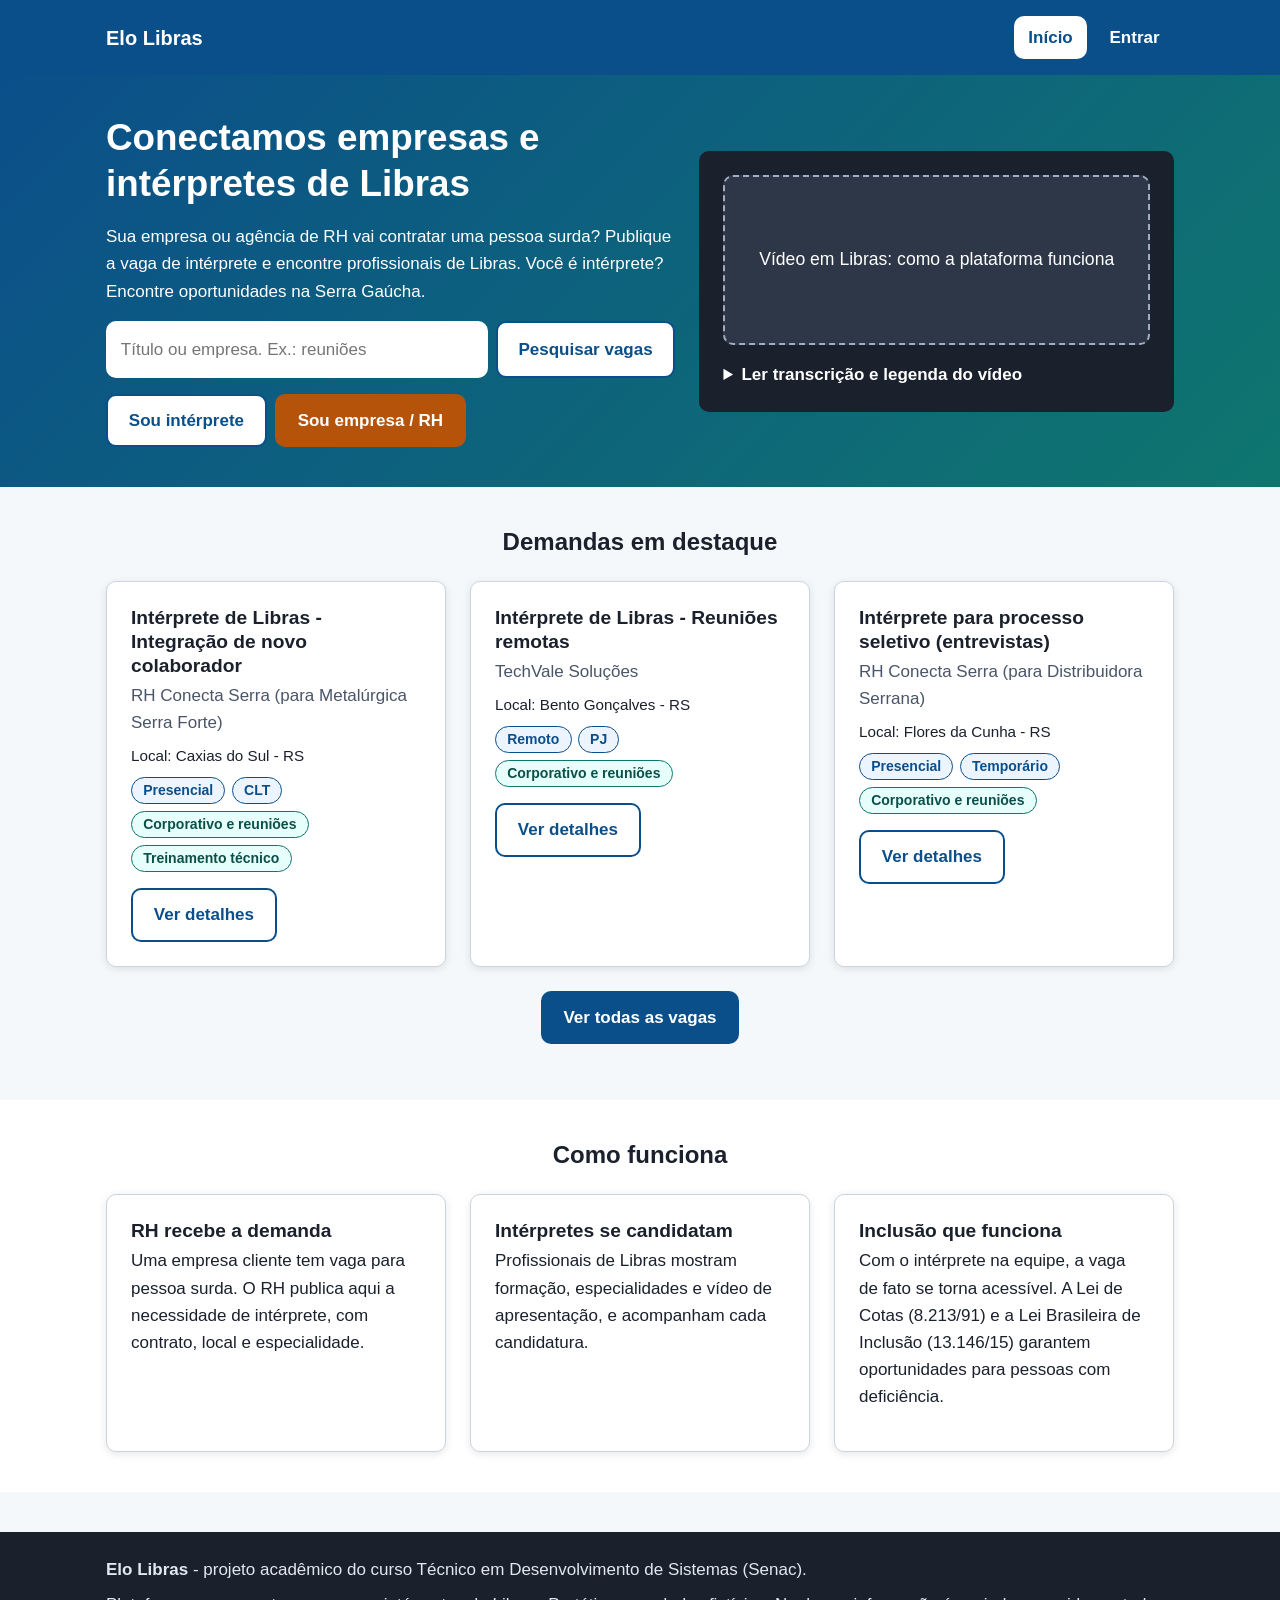
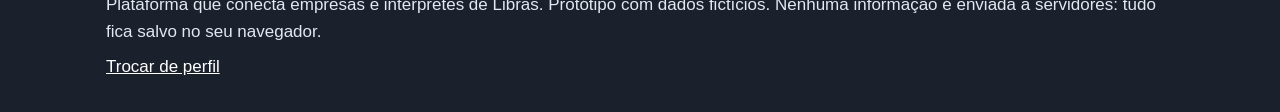
<file: index.html>
<!DOCTYPE html>
<!-- lang="pt-BR" ajuda leitores de tela a usar a pronúncia correta -->
<html lang="pt-BR">
<head>
  <meta charset="UTF-8">
  <!-- viewport: faz o layout se adaptar a celulares -->
  <meta name="viewport" content="width=device-width, initial-scale=1">
  <title>Elo Libras - Empresas e intérpretes de Libras</title>
  <!-- description: texto que buscadores e compartilhamentos exibem -->
  <meta name="description" content="Plataforma que conecta empresas e agências de RH a intérpretes de Libras.">
  <!-- Ordem dos CSS: variáveis > base > layout > componentes > responsivo.
       O responsivo vem por último para poder sobrescrever as regras anteriores. -->
  <link rel="stylesheet" href="assets/css/variaveis.css">
  <link rel="stylesheet" href="assets/css/base.css">
  <link rel="stylesheet" href="assets/css/layout.css">
  <link rel="stylesheet" href="assets/css/componentes.css">
  <link rel="stylesheet" href="assets/css/responsivo.css">
</head>
<!-- data-raiz: prefixo dos caminhos usado pelo layout.js.
     Aqui é "" porque o index.html fica na raiz; nas páginas de pages/ é "../". -->
<body data-raiz="">
  <!-- Primeiro elemento focável da página: permite pular o menu com Tab -->
  <a class="pular-conteudo" href="#conteudo">Ir para o conteúdo principal</a>

  <!-- Cabeçalho vazio: o layout.js preenche com logo e menu ao carregar -->
  <header class="cabecalho" id="cabecalho-site"></header>

  <main id="conteudo">
    <!-- Banner de apresentação: título, busca e atalhos para os dois públicos.
         O home.js esconde a busca e os atalhos para quem é empresa. -->
    <section class="heroi" aria-labelledby="titulo-heroi">
      <div class="container heroi__grade">
        <div>
          <h1 id="titulo-heroi">Conectamos empresas e intérpretes de Libras</h1>
          <p id="texto-heroi">Sua empresa ou agência de RH vai contratar uma pessoa surda? Publique a vaga de intérprete e encontre profissionais de Libras. Você é intérprete? Encontre oportunidades na Serra Gaúcha.</p>

          <!-- Busca: tratada por js/paginas/home.js, que redireciona para
               vagas.html?busca=texto (não há servidor para receber o formulário).
               Só aparece para o intérprete. -->
          <form id="form-busca" class="busca" role="search" aria-label="Pesquisar vagas">
            <!-- Label invisível na tela, mas lida por leitores de tela -->
            <label for="campo-busca" class="somente-leitor">Título ou empresa</label>
            <input type="search" id="campo-busca" placeholder="Título ou empresa. Ex.: reuniões">
            <button type="submit" class="botao botao--secundario">Pesquisar vagas</button>
          </form>

          <!-- Atalhos: só aparecem para quem ainda não escolheu um perfil.
               Com sessão, o menu do topo já leva a cada área. -->
          <div class="grupo-botoes" id="atalhos-heroi" style="margin-top: 1rem;">
            <a class="botao botao--secundario" href="pages/cadastro.html">Sou intérprete</a>
            <a class="botao botao--empresa" href="pages/cadastro.html">Sou empresa / RH</a>
          </div>
        </div>

        <!-- Espaço reservado para vídeo explicativo em Libras.
             O <details> oferece a transcrição em texto para quem não vê o vídeo. -->
        <div class="video-libras">
          <div class="video-libras__tela" role="img" aria-label="Espaço reservado para o vídeo explicativo em Libras">
            Vídeo em Libras: como a plataforma funciona
          </div>
          <details>
            <summary>Ler transcrição e legenda do vídeo</summary>
            <p>Olá! Empresas e agências de RH publicam vagas de intérprete de Libras. Intérpretes criam o perfil, se candidatam e acompanham o andamento.</p>
          </details>
        </div>
      </div>
    </section>

    <!-- Demandas em destaque: o home.js insere os cartões neste div vazio,
         usando os ids de App.VAGAS_DESTAQUE. Para a empresa, o título e o
         link mudam para "Minhas vagas publicadas". -->
    <section class="secao" aria-labelledby="titulo-destaques">
      <div class="container">
        <h2 id="titulo-destaques" class="secao__titulo">Demandas em destaque</h2>
        <div class="grade" id="lista-destaques"></div>
        <p style="text-align:center; margin-top:1.5rem;"><a class="botao" id="link-destaques" href="pages/vagas.html">Ver todas as vagas</a></p>
      </div>
    </section>

    <!-- Explicação do fluxo (RH -> intérpretes -> inclusão) e base legal -->
    <section class="secao secao--alt" aria-labelledby="titulo-inclusao">
      <div class="container">
        <h2 id="titulo-inclusao" class="secao__titulo">Como funciona</h2>
        <div class="grade">
          <article class="cartao">
            <h3>RH recebe a demanda</h3>
            <p>Uma empresa cliente tem vaga para pessoa surda. O RH publica aqui a necessidade de intérprete, com contrato, local e especialidade.</p>
          </article>
          <article class="cartao">
            <h3>Intérpretes se candidatam</h3>
            <p>Profissionais de Libras mostram formação, especialidades e vídeo de apresentação, e acompanham cada candidatura.</p>
          </article>
          <article class="cartao">
            <h3>Inclusão que funciona</h3>
            <p>Com o intérprete na equipe, a vaga de fato se torna acessível. A Lei de Cotas (8.213/91) e a Lei Brasileira de Inclusão (13.146/15) garantem oportunidades para pessoas com deficiência.</p>
          </article>
        </div>
      </div>
    </section>
  </main>

  <!-- Rodapé vazio: o layout.js preenche com a identificação do projeto -->
  <footer class="rodape" id="rodape-site"></footer>

  <!-- Scripts: a ordem importa (dados > utilitários > serviços > componentes > página).
       1) dados/vagas-exemplo.js cria o objeto global App e as listas fixas;
       2) utils/ e servicos/ adicionam funções a App (sessao-servico.js antes de layout.js);
       3) componentes/ monta cabeçalho, rodapé e cartões;
       4) paginas/home.js usa tudo isso para montar esta página. -->
  <script src="assets/js/dados/vagas-exemplo.js"></script>
  <script src="assets/js/utils/armazenamento.js"></script>
  <script src="assets/js/utils/helpers.js"></script>
  <script src="assets/js/servicos/sessao-servico.js"></script>
  <script src="assets/js/servicos/vagas-servico.js"></script>
  <script src="assets/js/servicos/candidatura-servico.js"></script>
  <script src="assets/js/servicos/cadastro-servico.js"></script>
  <script src="assets/js/componentes/layout.js"></script>
  <script src="assets/js/componentes/cartao-vaga.js"></script>
  <script src="assets/js/paginas/home.js"></script>
</body>
</html>
</file>
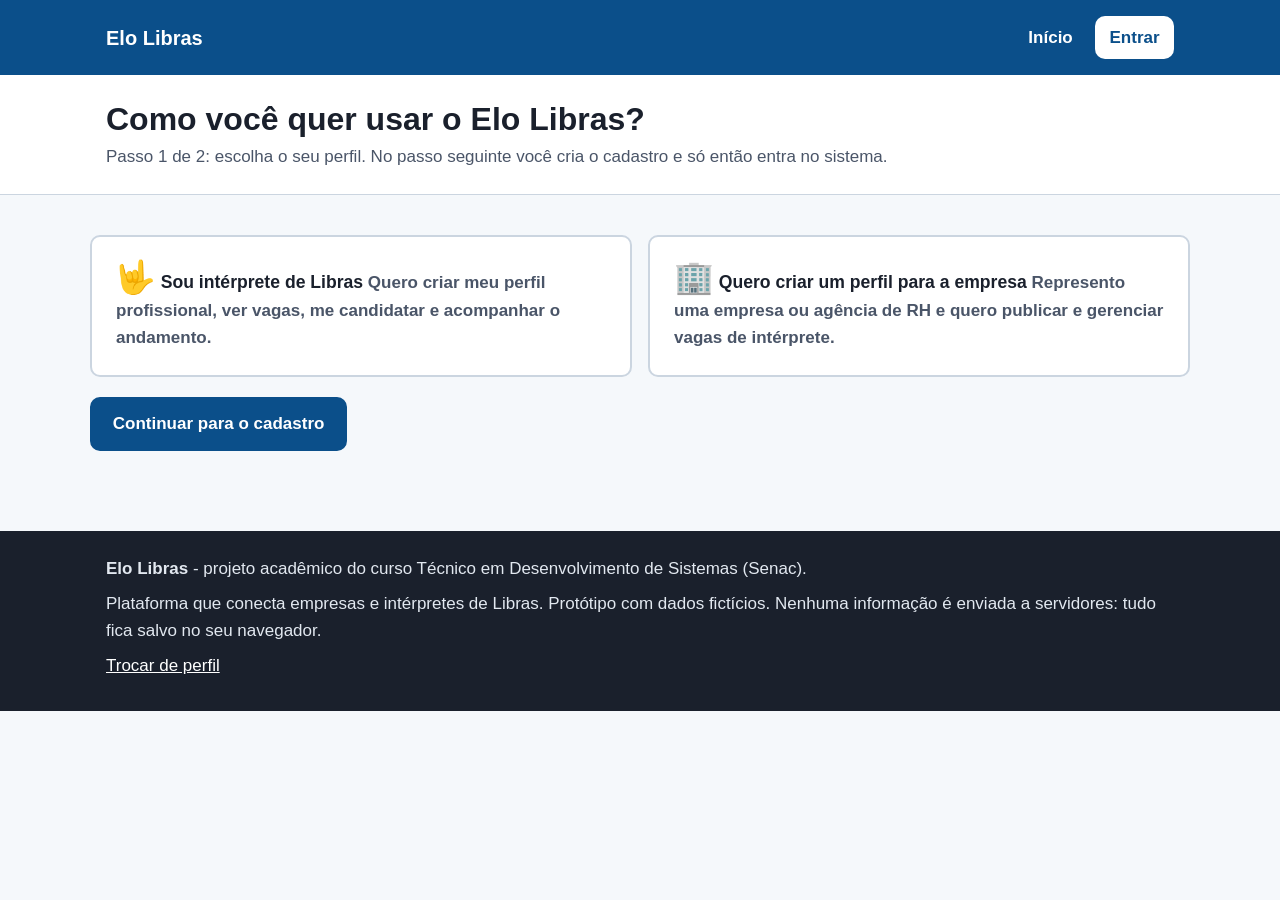
<file: pages/cadastro.html>
<!DOCTYPE html>
<html lang="pt-BR">
<head>
  <meta charset="UTF-8">
  <meta name="viewport" content="width=device-width, initial-scale=1">
  <title>Entrar - Elo Libras</title>
  <meta name="description" content="Escolha se você quer usar a plataforma como intérprete de Libras ou como empresa/RH.">
  <link rel="stylesheet" href="../assets/css/variaveis.css">
  <link rel="stylesheet" href="../assets/css/base.css">
  <link rel="stylesheet" href="../assets/css/layout.css">
  <link rel="stylesheet" href="../assets/css/componentes.css">
  <link rel="stylesheet" href="../assets/css/responsivo.css">
</head>
<!-- data-raiz="../" corrige os links do cabeçalho e do rodapé (montados pelo layout.js) -->
<body data-raiz="../">
  <a class="pular-conteudo" href="#conteudo">Ir para o conteúdo principal</a>
  <!-- Preenchido pelo layout.js (sem sessão, o menu mostra só Início e Entrar) -->
  <header class="cabecalho" id="cabecalho-site"></header>

  <main id="conteudo">
    <div class="titulo-pagina">
      <div class="container">
        <h1>Como você quer usar o Elo Libras?</h1>
        <p>Passo 1 de 2: escolha o seu perfil. No passo seguinte você cria o cadastro e só então entra no sistema.</p>
      </div>
    </div>

    <div class="container secao">
      <!-- Pergunta em forma de opções (controladas por js/paginas/cadastro.js).
           Cada opção é um <label> com um rádio escondido visualmente; o CSS
           (.opcao-perfil) desenha o cartão e destaca o escolhido. -->
      <form id="form-acesso" class="formulario">
        <fieldset class="campo campo--sem-borda">
          <legend class="somente-leitor">Escolha o tipo de perfil</legend>
          <div class="opcoes-perfil">
            <label class="opcao-perfil">
              <input type="radio" name="tipo" value="interprete" required>
              <span class="opcao-perfil__icone" aria-hidden="true">🤟</span>
              <span class="opcao-perfil__titulo">Sou intérprete de Libras</span>
              <span class="opcao-perfil__texto">Quero criar meu perfil profissional, ver vagas, me candidatar e acompanhar o andamento.</span>
            </label>
            <label class="opcao-perfil">
              <input type="radio" name="tipo" value="empresa" required>
              <span class="opcao-perfil__icone" aria-hidden="true">🏢</span>
              <span class="opcao-perfil__titulo">Quero criar um perfil para a empresa</span>
              <span class="opcao-perfil__texto">Represento uma empresa ou agência de RH e quero publicar e gerenciar vagas de intérprete.</span>
            </label>
          </div>
        </fieldset>

        <!-- Mensagem de erro mostrada pelo JS quando nada foi escolhido -->
        <p id="erro-acesso" class="erro-campo" role="alert" hidden>Escolha uma das opções para continuar.</p>

        <div class="grupo-botoes">
          <button type="submit" class="botao">Continuar para o cadastro</button>
        </div>
      </form>

      <!-- Aviso de sessão já existente: o JS preenche e mostra quando há sessão -->
      <p id="sessao-atual" class="campo__ajuda" style="margin-top:1.5rem;" hidden></p>
    </div>
  </main>

  <!-- Preenchido pelo layout.js -->
  <footer class="rodape" id="rodape-site"></footer>

  <!-- Scripts: a ordem importa (dados > utilitários > serviços > componentes > página).
       layout.js precisa de sessao-servico.js carregado antes dele.
       Esta página não carrega cadastro-servico.js: aqui só se escolhe o tipo. -->
  <script src="../assets/js/dados/vagas-exemplo.js"></script>
  <script src="../assets/js/utils/armazenamento.js"></script>
  <script src="../assets/js/utils/helpers.js"></script>
  <script src="../assets/js/servicos/sessao-servico.js"></script>
  <script src="../assets/js/componentes/layout.js"></script>
  <script src="../assets/js/paginas/cadastro.js"></script>
</body>
</html>
</file>
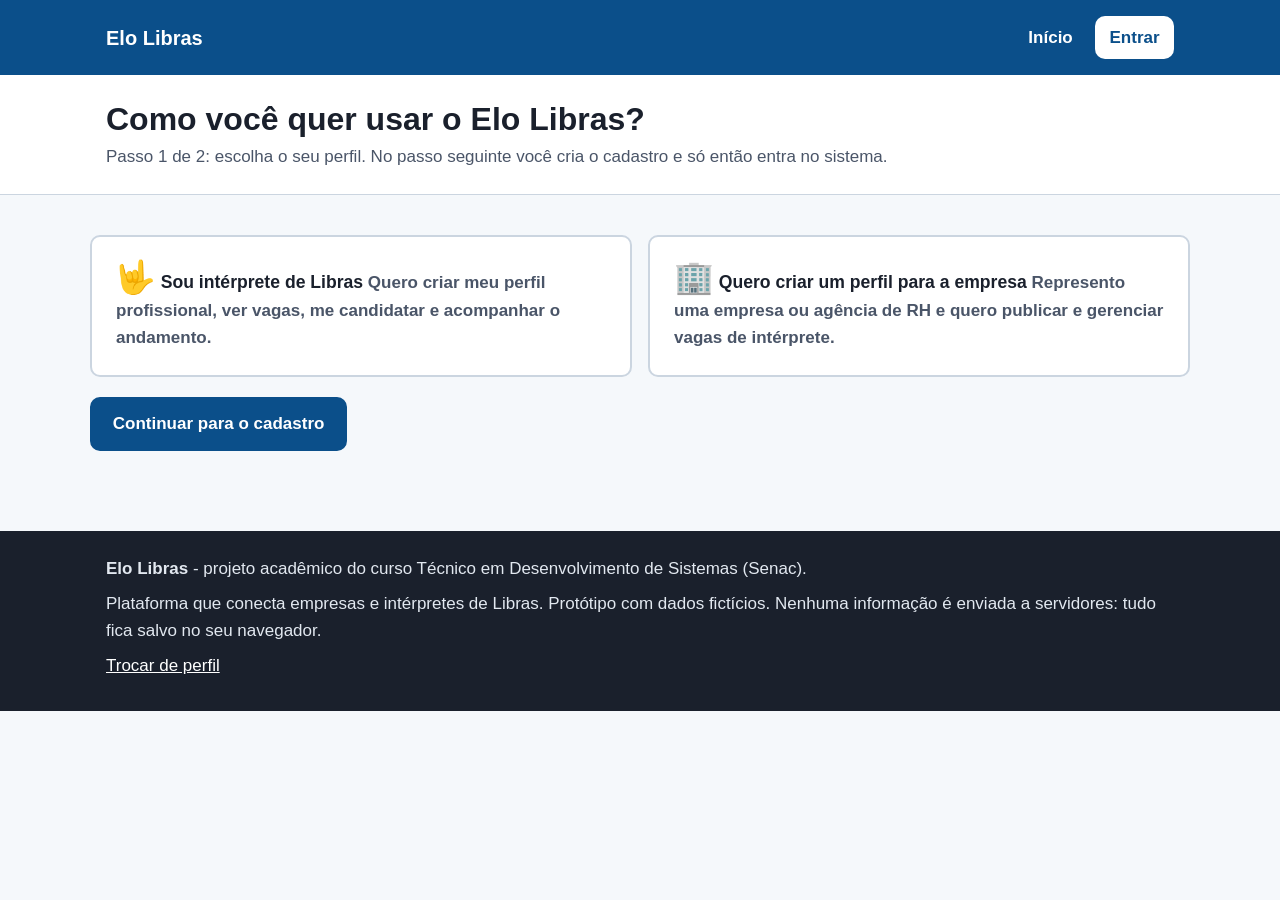
<file: pages/candidaturas.html>
<!DOCTYPE html>
<html lang="pt-BR">
<head>
  <meta charset="UTF-8">
  <meta name="viewport" content="width=device-width, initial-scale=1">
  <title>Candidaturas - Elo Libras</title>
  <link rel="stylesheet" href="../assets/css/variaveis.css">
  <link rel="stylesheet" href="../assets/css/base.css">
  <link rel="stylesheet" href="../assets/css/layout.css">
  <link rel="stylesheet" href="../assets/css/componentes.css">
  <link rel="stylesheet" href="../assets/css/responsivo.css">
</head>
<!-- data-exigir="sessao": exige um perfil escolhido, mas serve aos dois tipos.
     O candidaturas.js decide qual visão mostrar (intérprete ou empresa). -->
<body data-raiz="../" data-exigir="sessao">
  <a class="pular-conteudo" href="#conteudo">Ir para o conteúdo principal</a>
  <!-- Preenchido pelo layout.js -->
  <header class="cabecalho" id="cabecalho-site"></header>

  <main id="conteudo">
    <div class="titulo-pagina">
      <div class="container">
        <h1 id="titulo-candidaturas">Minhas candidaturas</h1>
        <p id="subtitulo-candidaturas">Acompanhe o andamento. Os status são demonstrativos: use o botão para simular a próxima etapa.</p>
      </div>
    </div>

    <!-- ============================================================
         VISÃO DO INTÉRPRETE: um cartão por candidatura, com a linha
         do tempo das etapas e os botões de ação.
         ============================================================ -->
    <div class="container secao" id="visao-interprete" hidden>
      <div class="grade" id="lista-candidaturas"></div>
    </div>

    <!-- ============================================================
         VISÃO DA EMPRESA: criação, edição e exclusão das vagas.
         ============================================================ -->
    <div class="container secao" id="visao-empresa" hidden>
      <!-- Aviso mostrado quando a empresa ainda não tem cadastro -->
      <p id="aviso-sem-empresa" class="erro-campo">Salve os dados da empresa no menu "Perfil da empresa" antes de publicar vagas.</p>

      <!-- Formulário de criação/edição de vaga.
           O mesmo formulário serve para os dois casos: o candidaturas.js
           troca o título e o texto do botão conforme o modo. -->
      <section class="cartao" aria-labelledby="titulo-form-vaga">
        <h2 id="titulo-form-vaga">Publicar vaga de intérprete</h2>
        <form id="form-vaga" class="formulario">
          <!-- Campo escondido com o id da vaga em edição (vazio = criação) -->
          <input type="hidden" id="vaga-id" name="id">
          <div class="duas-colunas">
            <div>
              <div class="campo">
                <label for="vaga-titulo">Título da vaga *</label>
                <input type="text" id="vaga-titulo" name="titulo" required>
              </div>
              <div class="campo">
                <label for="vaga-local">Localização *</label>
                <input type="text" id="vaga-local" name="localizacao" required placeholder="Ex.: Caxias do Sul - RS">
              </div>
              <div class="campo">
                <label for="vaga-cliente">Empresa cliente (opcional)</label>
                <input type="text" id="vaga-cliente" name="cliente" placeholder="Para agências de RH: empresa que vai receber o intérprete">
              </div>
              <div class="campo">
                <label for="vaga-modalidade">Modalidade *</label>
                <select id="vaga-modalidade" name="modalidade" required>
                  <option value="Presencial">Presencial</option>
                  <option value="Remoto">Remoto</option>
                  <option value="Híbrido">Híbrido</option>
                </select>
              </div>
              <div class="campo">
                <label for="vaga-contrato">Tipo de contrato *</label>
                <select id="vaga-contrato" name="contrato" required>
                  <option value="CLT">CLT</option>
                  <option value="PJ">PJ</option>
                  <option value="Temporário">Temporário</option>
                </select>
              </div>
            </div>
            <div>
              <div class="campo">
                <label for="vaga-descricao">Descrição *</label>
                <textarea id="vaga-descricao" name="descricao" required></textarea>
              </div>
              <fieldset class="campo">
                <legend>Especialidades de interpretação exigidas</legend>
                <!-- Checkboxes criados por App.Helpers.renderizarCheckboxesEspecialidades -->
                <div id="vaga-especialidades"></div>
              </fieldset>
            </div>
          </div>
          <div class="grupo-botoes">
            <button type="submit" class="botao botao--empresa" id="botao-salvar-vaga">Publicar vaga</button>
            <!-- Só aparece no modo edição -->
            <button type="button" class="botao botao--secundario" id="cancelar-edicao" hidden>Cancelar edição</button>
          </div>
        </form>
      </section>

      <!-- Lista das vagas publicadas, preenchida pelo candidaturas.js -->
      <section style="margin-top: 2.5rem;" aria-labelledby="titulo-publicadas">
        <h2 id="titulo-publicadas">Minhas vagas publicadas</h2>
        <div class="grade" id="vagas-da-empresa"></div>
      </section>
    </div>
  </main>

  <!-- Preenchido pelo layout.js -->
  <footer class="rodape" id="rodape-site"></footer>

  <!-- Scripts: a ordem importa (dados > utilitários > serviços > componentes > página).
       Esta página carrega os serviços dos dois perfis porque mostra
       a visão do intérprete ou a da empresa, conforme a sessão. -->
  <script src="../assets/js/dados/vagas-exemplo.js"></script>
  <script src="../assets/js/utils/armazenamento.js"></script>
  <script src="../assets/js/utils/helpers.js"></script>
  <script src="../assets/js/servicos/sessao-servico.js"></script>
  <script src="../assets/js/servicos/vagas-servico.js"></script>
  <script src="../assets/js/servicos/candidatura-servico.js"></script>
  <script src="../assets/js/servicos/cadastro-servico.js"></script>
  <script src="../assets/js/componentes/layout.js"></script>
  <script src="../assets/js/componentes/cartao-vaga.js"></script>
  <script src="../assets/js/paginas/candidaturas.js"></script>
</body>
</html>
</file>
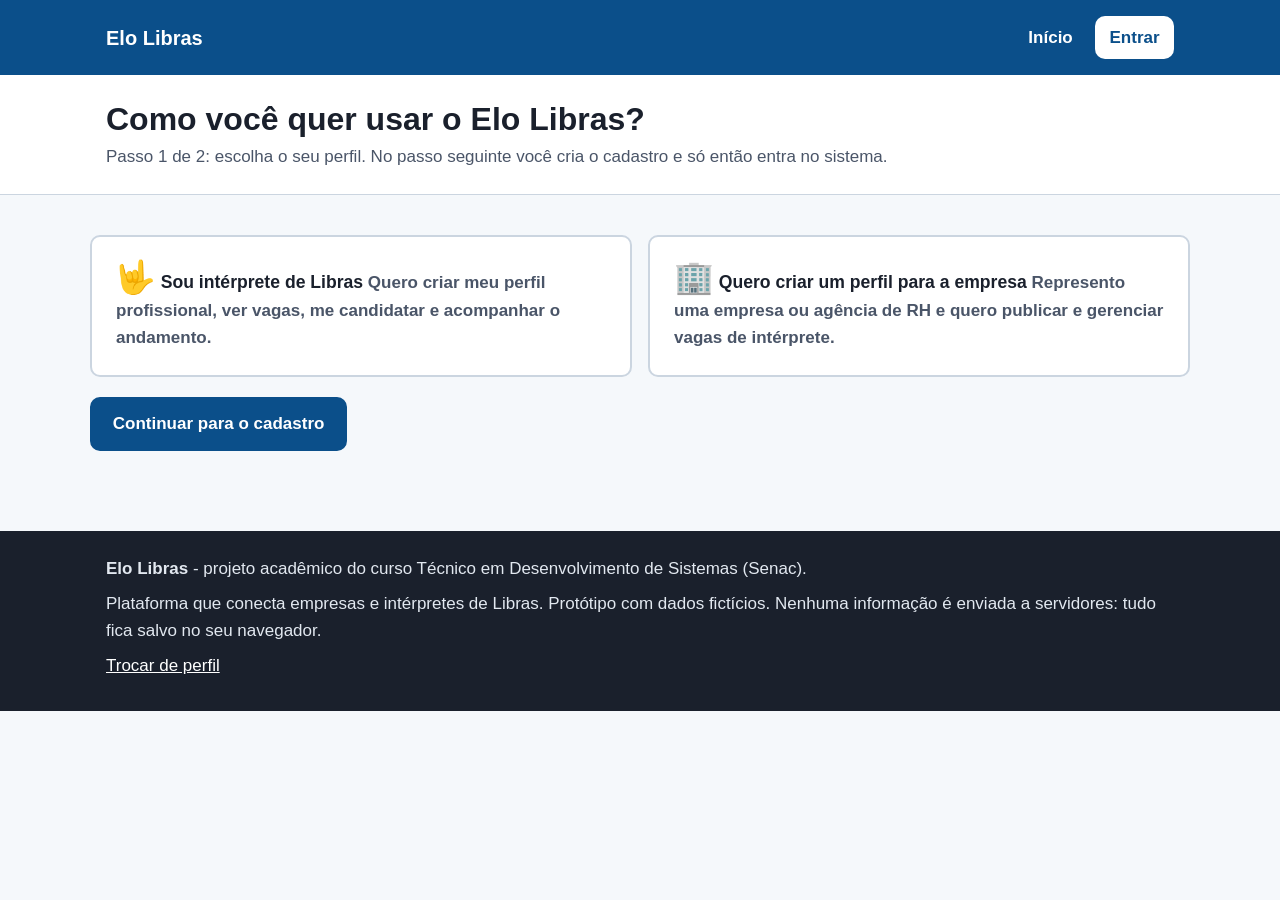
<file: pages/criar-perfil.html>
<!DOCTYPE html>
<html lang="pt-BR">
<head>
  <meta charset="UTF-8">
  <meta name="viewport" content="width=device-width, initial-scale=1">
  <title>Criar perfil - Elo Libras</title>
  <meta name="description" content="Crie o perfil do intérprete de Libras ou da empresa/RH para começar a usar a plataforma.">
  <link rel="stylesheet" href="../assets/css/variaveis.css">
  <link rel="stylesheet" href="../assets/css/base.css">
  <link rel="stylesheet" href="../assets/css/layout.css">
  <link rel="stylesheet" href="../assets/css/componentes.css">
  <link rel="stylesheet" href="../assets/css/responsivo.css">
</head>
<!-- Página pública (sem data-exigir): é o passo de cadastro, antes de entrar no sistema.
     O tipo vem na URL (?tipo=interprete ou ?tipo=empresa) e o criar-perfil.js
     mostra a visão correspondente. -->
<body data-raiz="../">
  <a class="pular-conteudo" href="#conteudo">Ir para o conteúdo principal</a>
  <!-- Preenchido pelo layout.js (sem sessão, o menu mostra Início e Entrar) -->
  <header class="cabecalho" id="cabecalho-site"></header>

  <main id="conteudo">
    <div class="titulo-pagina">
      <div class="container">
        <!-- O criar-perfil.js troca o texto conforme o tipo escolhido -->
        <h1 id="titulo-cadastro">Criar perfil</h1>
        <p id="subtitulo-cadastro">Passo 2 de 2: preencha os dados para entrar no sistema.</p>
      </div>
    </div>

    <div class="container secao">
      <!-- ============================================================
           VISÃO DO INTÉRPRETE
           ============================================================ -->
      <div id="visao-interprete" hidden>
        <div class="duas-colunas" style="grid-template-columns: 2fr 1fr;">
          <section class="cartao" aria-labelledby="titulo-form-interprete">
            <h2 id="titulo-form-interprete">Dados do intérprete</h2>
            <form id="form-cadastro-interprete" class="formulario">
              <div class="campo">
                <label for="cad-nome">Nome completo *</label>
                <input type="text" id="cad-nome" name="nome" required autocomplete="name">
              </div>
              <div class="campo">
                <label for="cad-email">E-mail *</label>
                <input type="email" id="cad-email" name="email" required autocomplete="email">
                <p class="campo__ajuda">Se preferir, use um e-mail fictício na demonstração.</p>
              </div>
              <div class="campo">
                <label for="cad-cidade">Cidade</label>
                <input type="text" id="cad-cidade" name="cidade" placeholder="Ex.: Caxias do Sul - RS">
              </div>
              <div class="campo">
                <label for="cad-formacao">Formação e certificações</label>
                <textarea id="cad-formacao" name="formacao" placeholder="Ex.: Graduação em Letras-Libras; certificação Prolibras"></textarea>
              </div>
              <div class="campo">
                <label for="cad-experiencia">Experiência</label>
                <textarea id="cad-experiencia" name="experiencia" placeholder="Onde e em quais situações você já atuou como intérprete"></textarea>
              </div>
              <div class="campo">
                <label for="cad-habilidades">Idiomas e outras habilidades</label>
                <input type="text" id="cad-habilidades" name="habilidades" placeholder="Ex.: Libras, português, inglês, Libras tátil">
              </div>
              <fieldset class="campo">
                <legend>Especialidades de interpretação</legend>
                <!-- Checkboxes criados por App.Helpers.renderizarCheckboxesEspecialidades -->
                <div id="cad-especialidades"></div>
              </fieldset>
              <div class="campo">
                <label for="cad-video">Link do vídeo de apresentação em Libras</label>
                <input type="url" id="cad-video" name="videoLibras" placeholder="https://...">
                <p class="campo__ajuda">Opcional. Cole o link de um vídeo em que você se apresenta.</p>
              </div>
              <div class="grupo-botoes">
                <button type="submit" class="botao">Salvar perfil e entrar</button>
                <a class="botao botao--secundario" href="cadastro.html">Voltar</a>
              </div>
            </form>
          </section>

          <aside>
            <!-- Espaço reservado para vídeo de apoio em Libras, com transcrição em texto -->
            <div class="video-libras">
              <div class="video-libras__tela" role="img" aria-label="Espaço reservado para vídeo em Libras">Vídeo em Libras: como criar seu perfil</div>
              <details>
                <summary>Ler transcrição</summary>
                <p>Preencha nome, e-mail e cidade. Depois conte sua formação, sua experiência e as áreas em que você atua. Ao salvar, você entra no sistema e pode ver as vagas.</p>
              </details>
            </div>
          </aside>
        </div>
      </div>

      <!-- ============================================================
           VISÃO DA EMPRESA / RH
           ============================================================ -->
      <div id="visao-empresa" hidden>
        <div class="duas-colunas" style="grid-template-columns: 2fr 1fr;">
          <section class="cartao" aria-labelledby="titulo-form-empresa">
            <h2 id="titulo-form-empresa">Dados da empresa ou agência de RH</h2>
            <form id="form-cadastro-empresa" class="formulario">
              <div class="campo">
                <label for="cad-emp-nome">Nome da empresa *</label>
                <input type="text" id="cad-emp-nome" name="nome" required autocomplete="organization">
              </div>
              <div class="campo">
                <label for="cad-emp-cnpj">CNPJ (fictício)</label>
                <input type="text" id="cad-emp-cnpj" name="cnpj" placeholder="00.000.000/0000-00">
              </div>
              <div class="campo">
                <label for="cad-emp-cidade">Cidade</label>
                <input type="text" id="cad-emp-cidade" name="cidade" placeholder="Ex.: Bento Gonçalves - RS">
              </div>
              <div class="campo">
                <label for="cad-emp-descricao">Sobre a empresa</label>
                <textarea id="cad-emp-descricao" name="descricao"></textarea>
              </div>
              <fieldset class="campo">
                <legend>Áreas em que a empresa precisa de intérpretes</legend>
                <!-- Checkboxes criados por App.Helpers.renderizarCheckboxesEspecialidades -->
                <div id="cad-emp-especialidades"></div>
              </fieldset>
              <div class="grupo-botoes">
                <button type="submit" class="botao botao--empresa">Salvar empresa e entrar</button>
                <a class="botao botao--secundario" href="cadastro.html">Voltar</a>
              </div>
            </form>
          </section>

          <aside>
            <div class="video-libras">
              <div class="video-libras__tela" role="img" aria-label="Espaço reservado para vídeo em Libras">Vídeo em Libras: como cadastrar a empresa</div>
              <details>
                <summary>Ler transcrição</summary>
                <p>Informe o nome da empresa, a cidade e as áreas em que vocês precisam de intérpretes. Ao salvar, você entra no sistema e pode publicar vagas.</p>
              </details>
            </div>
          </aside>
        </div>
      </div>
    </div>
  </main>

  <!-- Preenchido pelo layout.js -->
  <footer class="rodape" id="rodape-site"></footer>

  <!-- Scripts: a ordem importa (dados > utilitários > serviços > componentes > página).
       layout.js precisa de sessao-servico.js carregado antes dele. -->
  <script src="../assets/js/dados/vagas-exemplo.js"></script>
  <script src="../assets/js/utils/armazenamento.js"></script>
  <script src="../assets/js/utils/helpers.js"></script>
  <script src="../assets/js/servicos/sessao-servico.js"></script>
  <script src="../assets/js/servicos/cadastro-servico.js"></script>
  <script src="../assets/js/componentes/layout.js"></script>
  <script src="../assets/js/paginas/criar-perfil.js"></script>
</body>
</html>
</file>
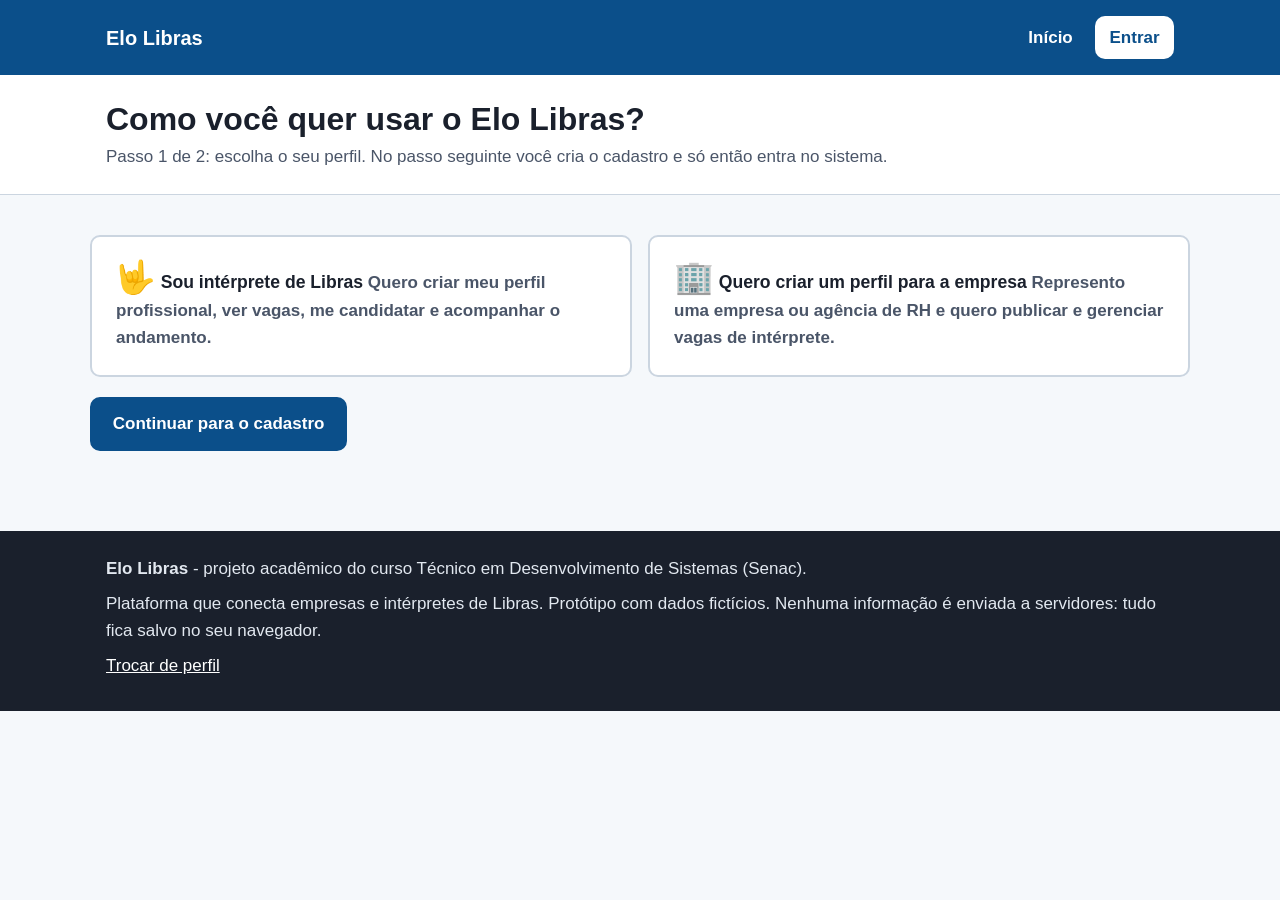
<file: pages/perfil.html>
<!DOCTYPE html>
<html lang="pt-BR">
<head>
  <meta charset="UTF-8">
  <meta name="viewport" content="width=device-width, initial-scale=1">
  <title>Meu perfil - Elo Libras</title>
  <link rel="stylesheet" href="../assets/css/variaveis.css">
  <link rel="stylesheet" href="../assets/css/base.css">
  <link rel="stylesheet" href="../assets/css/layout.css">
  <link rel="stylesheet" href="../assets/css/componentes.css">
  <link rel="stylesheet" href="../assets/css/responsivo.css">
</head>
<!-- data-exigir="sessao": exige um perfil escolhido, mas serve aos dois tipos.
     O perfil.js decide qual visão mostrar (intérprete ou empresa). -->
<body data-raiz="../" data-exigir="sessao">
  <a class="pular-conteudo" href="#conteudo">Ir para o conteúdo principal</a>
  <!-- Preenchido pelo layout.js -->
  <header class="cabecalho" id="cabecalho-site"></header>

  <main id="conteudo">
    <div class="titulo-pagina">
      <div class="container">
        <h1 id="titulo-perfil">Meu perfil</h1>
        <p id="subtitulo-perfil">Cadastro demonstrativo: os dados ficam salvos apenas neste navegador.</p>
      </div>
    </div>

    <!-- ============================================================
         VISÃO DO INTÉRPRETE
         ============================================================ -->
    <div class="container secao" id="visao-interprete" hidden>
      <!-- Formulário à esquerda (2fr) e painel lateral à direita (1fr) -->
      <div class="duas-colunas" style="grid-template-columns: 2fr 1fr;">
        <!-- Formulário do intérprete (tratado por js/paginas/perfil.js).
             Os campos com * são obrigatórios (required) e validados pelo navegador. -->
        <section class="cartao" aria-labelledby="titulo-form">
          <h2 id="titulo-form">Informações do intérprete</h2>
          <form id="form-perfil" class="formulario">
            <div class="campo">
              <label for="nome">Nome completo *</label>
              <input type="text" id="nome" name="nome" required autocomplete="name">
            </div>
            <div class="campo">
              <label for="email">E-mail *</label>
              <input type="email" id="email" name="email" required autocomplete="email">
              <p class="campo__ajuda">Se preferir, use um e-mail fictício na demonstração.</p>
            </div>
            <div class="campo">
              <label for="cidade">Cidade</label>
              <input type="text" id="cidade" name="cidade" placeholder="Ex.: Caxias do Sul - RS">
            </div>
            <div class="campo">
              <label for="formacao">Formação e certificações</label>
              <textarea id="formacao" name="formacao" placeholder="Ex.: Graduação em Letras-Libras; certificação Prolibras"></textarea>
            </div>
            <div class="campo">
              <label for="experiencia">Experiência</label>
              <textarea id="experiencia" name="experiencia" placeholder="Onde e em quais situações você já atuou como intérprete"></textarea>
            </div>
            <div class="campo">
              <label for="habilidades">Idiomas e outras habilidades</label>
              <input type="text" id="habilidades" name="habilidades" placeholder="Ex.: Libras, português, inglês, Libras tátil">
            </div>
            <fieldset class="campo">
              <legend>Especialidades de interpretação</legend>
              <!-- Checkboxes criados por App.Helpers.renderizarCheckboxesEspecialidades,
                   já marcando as especialidades do perfil salvo -->
              <div id="perfil-especialidades"></div>
            </fieldset>
            <div class="campo">
              <label for="videoLibras">Link do vídeo de apresentação em Libras</label>
              <input type="url" id="videoLibras" name="videoLibras" placeholder="https://...">
              <p class="campo__ajuda">Cole o link de um vídeo (YouTube, Drive etc.) em que você se apresenta. Opcional.</p>
            </div>
            <div class="grupo-botoes">
              <button type="submit" class="botao">Salvar perfil</button>
              <!-- Só aparece quando já existe perfil salvo -->
              <button type="button" class="botao botao--perigo" id="excluir-perfil" hidden>Excluir perfil</button>
            </div>
          </form>
        </section>

        <aside>
          <!-- Espaço reservado para vídeo de apoio em Libras, com transcrição em texto -->
          <div class="video-libras" style="margin-bottom:1.5rem;">
            <div class="video-libras__tela" role="img" aria-label="Espaço reservado para vídeo em Libras">Vídeo em Libras: como montar seu perfil</div>
            <details>
              <summary>Ler transcrição</summary>
              <p>Descreva suas áreas de atuação, certificações e disponibilidade de horários. No vídeo, apresente-se em Libras em até 2 minutos.</p>
            </details>
          </div>

          <!-- Resumo das candidaturas, preenchido pelo perfil.js -->
          <section class="cartao" aria-labelledby="titulo-minhas">
            <h2 id="titulo-minhas">Minhas candidaturas</h2>
            <div id="resumo-candidaturas"></div>
          </section>
        </aside>
      </div>
    </div>

    <!-- ============================================================
         VISÃO DA EMPRESA / RH
         ============================================================ -->
    <div class="container secao" id="visao-empresa" hidden>
      <div class="duas-colunas" style="grid-template-columns: 2fr 1fr;">
        <section class="cartao" aria-labelledby="titulo-empresa">
          <h2 id="titulo-empresa">Dados da empresa ou agência de RH</h2>
          <form id="form-empresa" class="formulario">
            <div class="campo">
              <label for="emp-nome">Nome da empresa *</label>
              <input type="text" id="emp-nome" name="nome" required>
            </div>
            <div class="campo">
              <label for="emp-cnpj">CNPJ (fictício)</label>
              <input type="text" id="emp-cnpj" name="cnpj" placeholder="00.000.000/0000-00">
            </div>
            <div class="campo">
              <label for="emp-cidade">Cidade</label>
              <input type="text" id="emp-cidade" name="cidade" placeholder="Ex.: Bento Gonçalves - RS">
            </div>
            <div class="campo">
              <label for="emp-descricao">Sobre a empresa</label>
              <textarea id="emp-descricao" name="descricao"></textarea>
            </div>
            <fieldset class="campo">
              <legend>Áreas em que a empresa precisa de intérpretes</legend>
              <!-- Checkboxes criados por App.Helpers.renderizarCheckboxesEspecialidades -->
              <div id="empresa-especialidades"></div>
            </fieldset>
            <div class="grupo-botoes">
              <button type="submit" class="botao botao--empresa">Salvar empresa</button>
              <!-- Só aparece quando já existe cadastro salvo -->
              <button type="button" class="botao botao--perigo" id="excluir-empresa" hidden>Excluir cadastro</button>
            </div>
          </form>
        </section>

        <aside>
          <!-- Resumo das vagas publicadas, preenchido pelo perfil.js -->
          <section class="cartao" aria-labelledby="titulo-vagas-empresa">
            <h2 id="titulo-vagas-empresa">Minhas vagas</h2>
            <div id="resumo-vagas"></div>
          </section>
        </aside>
      </div>
    </div>
  </main>

  <!-- Preenchido pelo layout.js -->
  <footer class="rodape" id="rodape-site"></footer>

  <!-- Scripts: a ordem importa (dados > utilitários > serviços > componentes > página).
       Esta página carrega os serviços dos dois perfis porque mostra
       a visão do intérprete ou a da empresa, conforme a sessão. -->
  <script src="../assets/js/dados/vagas-exemplo.js"></script>
  <script src="../assets/js/utils/armazenamento.js"></script>
  <script src="../assets/js/utils/helpers.js"></script>
  <script src="../assets/js/servicos/sessao-servico.js"></script>
  <script src="../assets/js/servicos/vagas-servico.js"></script>
  <script src="../assets/js/servicos/candidatura-servico.js"></script>
  <script src="../assets/js/servicos/cadastro-servico.js"></script>
  <script src="../assets/js/componentes/layout.js"></script>
  <script src="../assets/js/paginas/perfil.js"></script>
</body>
</html>
</file>
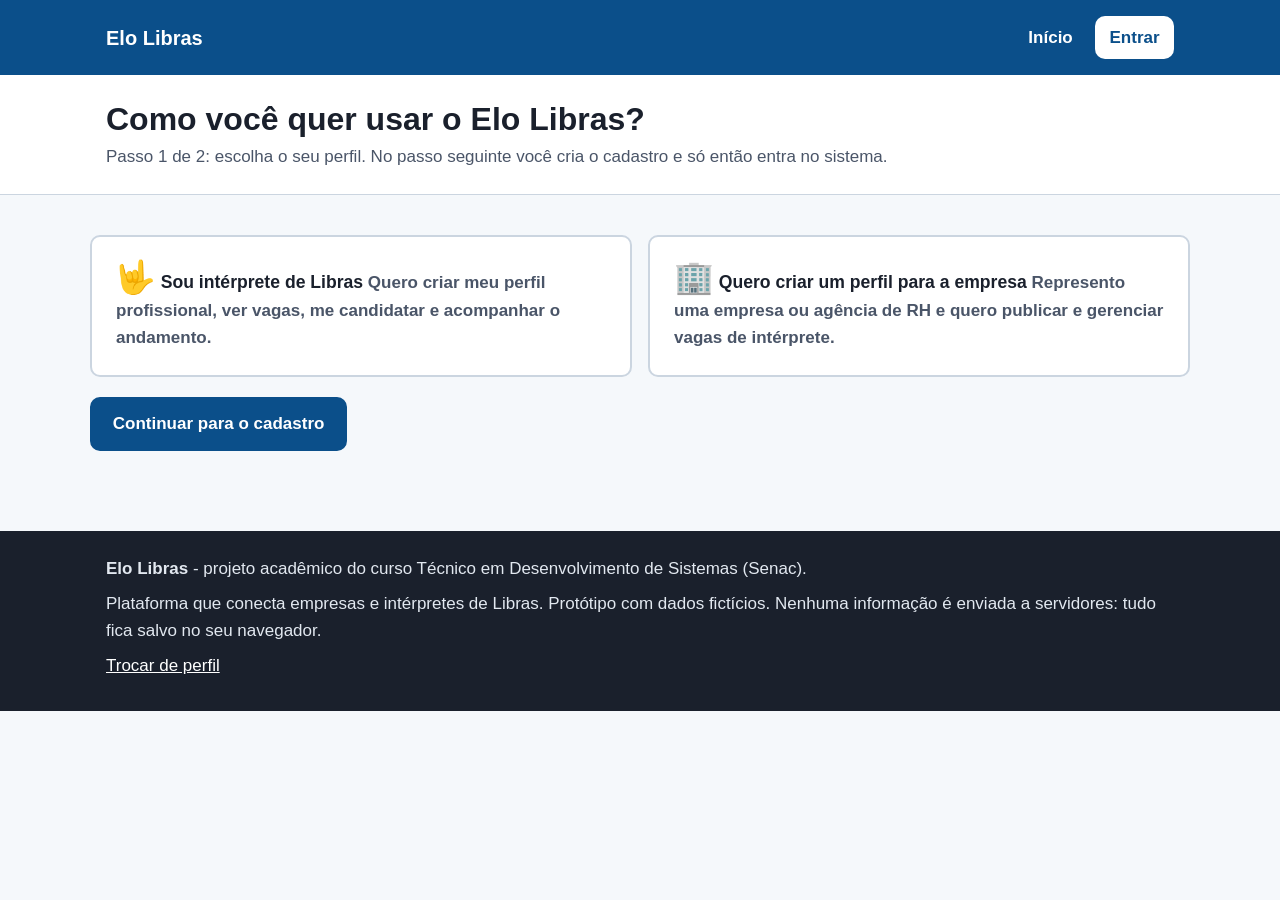
<file: pages/vagas.html>
<!DOCTYPE html>
<html lang="pt-BR">
<head>
  <meta charset="UTF-8">
  <meta name="viewport" content="width=device-width, initial-scale=1">
  <title>Vagas - Elo Libras</title>
  <!-- Estas páginas ficam na pasta pages/, por isso os caminhos começam com ../ -->
  <link rel="stylesheet" href="../assets/css/variaveis.css">
  <link rel="stylesheet" href="../assets/css/base.css">
  <link rel="stylesheet" href="../assets/css/layout.css">
  <link rel="stylesheet" href="../assets/css/componentes.css">
  <link rel="stylesheet" href="../assets/css/responsivo.css">
</head>
<!-- data-raiz="../" corrige os links do cabeçalho e do rodapé (montados pelo layout.js).
     data-exigir="interprete": o layout.js manda para o cadastro quem não for intérprete. -->
<body data-raiz="../" data-exigir="interprete">
  <a class="pular-conteudo" href="#conteudo">Ir para o conteúdo principal</a>
  <!-- Preenchido pelo layout.js -->
  <header class="cabecalho" id="cabecalho-site"></header>

  <main id="conteudo">
    <div class="titulo-pagina">
      <div class="container">
        <h1>Vagas para intérpretes</h1>
        <p>Encontre demandas de intérprete de Libras. Filtre por localização, modalidade e especialidade.</p>
      </div>
    </div>

    <div class="container secao">
      <!-- Coluna de filtros fixa (300px) + coluna de resultados (1fr) -->
      <div class="duas-colunas" style="grid-template-columns: 300px 1fr;">
        <!-- Filtros (controlados por js/paginas/vagas.js).
             O select de modalidade e os checkboxes de especialidades são
             preenchidos pelo JS; aqui ficam só os campos fixos. -->
        <aside class="cartao painel-filtros" aria-label="Filtros de vagas">
          <form id="form-filtros" class="formulario">
            <div class="campo">
              <label for="filtro-texto">Título ou empresa</label>
              <input type="search" id="filtro-texto" name="texto" placeholder="Ex.: reuniões">
            </div>
            <div class="campo">
              <label for="filtro-local">Localização</label>
              <input type="text" id="filtro-local" name="local" placeholder="Ex.: Caxias do Sul">
            </div>
            <div class="campo">
              <label for="filtro-modalidade">Modalidade</label>
              <select id="filtro-modalidade" name="modalidade">
                <!-- "Todas" = valor vazio, que o filtro interpreta como "não filtrar" -->
                <option value="">Todas</option>
              </select>
            </div>
            <fieldset class="campo">
              <legend>Especialidades de interpretação</legend>
              <!-- Checkboxes criados por App.Helpers.renderizarCheckboxesEspecialidades -->
              <div id="filtro-especialidades"></div>
            </fieldset>
            <!-- type="button": não envia o formulário, só limpa os campos -->
            <button type="button" class="botao botao--secundario" id="limpar-filtros">Limpar filtros</button>
          </form>
        </aside>

        <!-- Resultados: os cartões são inseridos pelo vagas.js -->
        <section aria-labelledby="titulo-resultados">
          <h2 id="titulo-resultados">Resultados</h2>
          <!-- aria-live: leitores de tela anunciam quando o total muda -->
          <p id="contador-resultados" aria-live="polite"></p>
          <div class="grade" id="lista-vagas" style="grid-template-columns: repeat(auto-fill, minmax(260px, 1fr));"></div>
        </section>
      </div>
    </div>
  </main>

  <!-- Preenchido pelo layout.js -->
  <footer class="rodape" id="rodape-site"></footer>

  <!-- Scripts: a ordem importa (dados > utilitários > serviços > componentes > página).
       layout.js precisa de sessao-servico.js carregado antes dele.
       cartao-vaga.js é necessário porque é ele que monta os cartões e o modal. -->
  <script src="../assets/js/dados/vagas-exemplo.js"></script>
  <script src="../assets/js/utils/armazenamento.js"></script>
  <script src="../assets/js/utils/helpers.js"></script>
  <script src="../assets/js/servicos/sessao-servico.js"></script>
  <script src="../assets/js/servicos/vagas-servico.js"></script>
  <script src="../assets/js/servicos/candidatura-servico.js"></script>
  <script src="../assets/js/servicos/cadastro-servico.js"></script>
  <script src="../assets/js/componentes/layout.js"></script>
  <script src="../assets/js/componentes/cartao-vaga.js"></script>
  <script src="../assets/js/paginas/vagas.js"></script>
</body>
</html>
</file>
<file: assets/css/variaveis.css>
/* ==========================================================
   variaveis.css
   Design tokens (cores, fontes, espaçamentos) do site.

   Tudo que define a identidade visual fica aqui, em variáveis CSS
   (custom properties) declaradas em ":root", que é o <html>.
   Como as variáveis são herdadas por todos os elementos, basta
   alterar um valor neste arquivo para mudar o site inteiro.

   Acessibilidade: as cores abaixo foram escolhidas com contraste
   mínimo de 4.5:1 entre texto e fundo (WCAG 2.1 AA).
   ========================================================== */

:root {
  /* ---------- Cores principais ---------- */
  --cor-primaria: #0b4f8a;        /* azul escuro: botões, links, cabeçalho */
  --cor-primaria-escura: #083a68; /* estado :hover dos botões primários */
  --cor-secundaria: #0f766e;      /* verde-azulado: destaques de acessibilidade */
  --cor-destaque: #b45309;        /* laranja escuro: botão "Sou empresa / RH" */

  /* ---------- Cores neutras ---------- */
  --cor-texto: #1a202c;           /* texto principal */
  --cor-texto-suave: #4a5568;     /* textos secundários (datas, legendas) */
  --cor-fundo: #f5f8fb;           /* fundo geral da página */
  --cor-superficie: #ffffff;      /* cartões, formulários, seções alternadas */
  --cor-borda: #cbd5e0;           /* bordas discretas de cartões e campos */

  /* ---------- Cores de feedback ---------- */
  --cor-sucesso: #166534;         /* aviso de sucesso */
  --cor-erro: #b91c1c;            /* aviso de erro */
  --cor-foco: #ffbf00;            /* contorno amarelo visível no foco do teclado */

  /* ---------- Tipografia ---------- */
  --fonte: "Segoe UI", Verdana, Arial, sans-serif;
  --tamanho-base: 1.0625rem;      /* 17px: leitura confortável */

  /* ---------- Espaçamentos e formas ---------- */
  --espaco-1: 0.5rem;             /* pequeno: gaps, paddings internos */
  --espaco-2: 1rem;               /* médio: padding de containers e cartões */
  --espaco-3: 1.5rem;             /* grande: espaçamento entre cartões */
  --espaco-4: 2.5rem;             /* extra: padding vertical das seções */
  --raio: 10px;                   /* arredondamento padrão de cantos */
  --sombra: 0 2px 8px rgba(0, 0, 0, 0.1);   /* sombra leve dos cartões */
  --largura-max: 1100px;          /* largura máxima do conteúdo centralizado */
}
</file>
<file: assets/css/base.css>
/* ==========================================================
   base.css
   Reset simples, tipografia, foco visível e utilitários.

   Este arquivo define o "padrão" de todos os elementos HTML.
   Os arquivos seguintes (layout, componentes) sobrescrevem
   esses padrões quando necessário.
   ========================================================== */

/* Faz width/height incluírem padding e borda (cálculo mais intuitivo).
   O seletor universal cobre também os pseudo-elementos ::before e ::after. */
*, *::before, *::after { box-sizing: border-box; }

/* ---------- Corpo da página ---------- */
body {
  margin: 0;                       /* remove a margem padrão do navegador */
  font-family: var(--fonte);
  font-size: var(--tamanho-base);
  line-height: 1.6;                /* espaçamento entre linhas confortável para leitura */
  color: var(--cor-texto);
  background: var(--cor-fundo);
}

/* ---------- Títulos e parágrafos ---------- */
h1, h2, h3 { line-height: 1.25; margin: 0 0 var(--espaco-2); }
h1 { font-size: 2rem; }
h2 { font-size: 1.5rem; }
h3 { font-size: 1.2rem; }
p  { margin: 0 0 var(--espaco-2); }
img { max-width: 100%; }           /* imagens nunca ultrapassam o container */

/* ---------- Links ---------- */
a { color: var(--cor-primaria); }
/* No hover, o sublinhado fica mais grosso: pista visual além da cor
   (importante para quem não distingue cores). */
a:hover { text-decoration-thickness: 3px; }

/* ---------- Foco visível ----------
   Essencial para quem navega por teclado (WCAG 2.4.7).
   :focus-visible aplica o contorno apenas quando o foco vem do teclado,
   evitando o "anel" ao clicar com o mouse. */
:focus-visible {
  outline: 3px solid var(--cor-foco);
  outline-offset: 2px;
  box-shadow: 0 0 0 5px #000;      /* halo preto garante contraste em qualquer fundo */
}

/* ---------- Link "Ir para o conteúdo" ----------
   Fica fora da tela (left: -999px) e só aparece quando recebe foco
   via Tab, permitindo pular o menu e ir direto ao conteúdo. */
.pular-conteudo {
  position: absolute;
  left: -999px;
  top: 0;
  background: #000;
  color: #fff;
  padding: var(--espaco-1) var(--espaco-2);
  z-index: 100;                    /* acima do cabeçalho */
}
.pular-conteudo:focus { left: 0; }

/* ---------- Container central ----------
   Limita a largura do conteúdo e centraliza com margin: 0 auto. */
.container {
  width: 100%;
  max-width: var(--largura-max);
  margin: 0 auto;
  padding: 0 var(--espaco-2);
}

/* ---------- Texto visível apenas para leitores de tela ----------
   Mantém o texto no HTML (para ser lido pelo leitor de tela) mas
   o reduz a 1px e o esconde visualmente. */
.somente-leitor {
  position: absolute;
  width: 1px; height: 1px;
  overflow: hidden;
  clip: rect(0 0 0 0);
  white-space: nowrap;
}

/* ---------- Movimento reduzido ----------
   Respeita quem pede menos animação no sistema operacional. */
@media (prefers-reduced-motion: reduce) {
  * { animation: none !important; transition: none !important; }
}
</file>
<file: assets/css/layout.css>
/* ==========================================================
   layout.css
   Estrutura da página: cabeçalho, menu, seções, grades, rodapé.
   Aqui ficam as "caixas grandes"; as peças pequenas (botões,
   cartões, formulários) estão em componentes.css.
   ========================================================== */

/* ---------- Cabeçalho e menu ---------- */
.cabecalho {
  background: var(--cor-primaria);
  color: #fff;
}
/* Linha interna: logo à esquerda, menu à direita. */
.cabecalho__interno {
  display: flex;
  flex-wrap: wrap;           /* quebra de linha em telas pequenas */
  align-items: center;
  justify-content: space-between;
  gap: var(--espaco-2);
  padding-top: var(--espaco-2);
  padding-bottom: var(--espaco-2);
}
.logo {
  color: #fff;
  font-size: 1.25rem;
  font-weight: 700;
  text-decoration: none;
}
/* Menu: lista horizontal sem marcadores. */
.menu { display: flex; flex-wrap: wrap; gap: var(--espaco-1); list-style: none; margin: 0; padding: 0; }
.menu a {
  display: block;            /* aumenta a área clicável (padding funciona melhor) */
  color: #fff;
  padding: 0.5rem 0.9rem;
  border-radius: var(--raio);
  text-decoration: none;
  font-weight: 600;
}
.menu a:hover { background: var(--cor-primaria-escura); }
/* Página atual (marcada via aria-current pelo layout.js):
   fundo branco + texto azul invertem o contraste do item. */
.menu a[aria-current="page"] { background: #fff; color: var(--cor-primaria); }

/* ---------- Seções ---------- */
.secao { padding: var(--espaco-4) 0; }
.secao--alt { background: var(--cor-superficie); }   /* fundo branco para alternar blocos */
.secao__titulo { text-align: center; margin-bottom: var(--espaco-3); }

/* Faixa de título das páginas internas (vagas, perfil, empresa...) */
.titulo-pagina { background: var(--cor-superficie); border-bottom: 1px solid var(--cor-borda); padding: var(--espaco-3) 0; }
.titulo-pagina h1 { margin: 0 0 0.25rem; }
.titulo-pagina p { margin: 0; color: var(--cor-texto-suave); }

/* ---------- Banner (herói) da página inicial ----------
   Degradê diagonal do azul principal para o verde-azulado. */
.heroi {
  background: linear-gradient(135deg, var(--cor-primaria), var(--cor-secundaria));
  color: #fff;
  padding: var(--espaco-4) 0;
}
/* Duas colunas: texto um pouco mais largo (1.2fr) que o vídeo (1fr). */
.heroi__grade { display: grid; grid-template-columns: 1.2fr 1fr; gap: var(--espaco-3); align-items: center; }
.heroi h1 { font-size: 2.3rem; }

/* ---------- Grades ----------
   auto-fill cria quantas colunas couberem, com mínimo de 280px cada;
   1fr faz todas dividirem o espaço restante igualmente. */
.grade { display: grid; grid-template-columns: repeat(auto-fill, minmax(280px, 1fr)); gap: var(--espaco-3); }
/* Duas colunas iguais (formulário + painel lateral).
   align-items: start evita que as colunas fiquem com a mesma altura. */
.duas-colunas { display: grid; grid-template-columns: 1fr 1fr; gap: var(--espaco-3); align-items: start; }

/* ---------- Rodapé ---------- */
.rodape { background: #1a202c; color: #e2e8f0; padding: var(--espaco-3) 0; margin-top: var(--espaco-4); }
.rodape a { color: #fff; }
.rodape p { margin: 0 0 0.5rem; }
</file>
<file: assets/css/componentes.css>
/* ==========================================================
   componentes.css
   Peças reutilizáveis: botões, cartões, formulários, selos,
   modal, avisos, vídeo em Libras e tabela de status.

   A convenção de nomes é BEM simplificado:
   .bloco            -> o componente (ex.: .cartao)
   .bloco__parte     -> um pedaço interno (ex.: .cartao__empresa)
   .bloco--variante  -> uma variação (ex.: .botao--secundario)
   ========================================================== */

/* ---------- Botões ----------
   Usado tanto em <button> quanto em <a class="botao">, por isso
   display: inline-block e text-decoration: none. */
.botao {
  display: inline-block;
  padding: 0.7rem 1.3rem;
  border: 2px solid var(--cor-primaria);
  border-radius: var(--raio);
  background: var(--cor-primaria);
  color: #fff;
  font: inherit;              /* herda fonte e tamanho do elemento pai */
  font-weight: 700;
  text-decoration: none;
  cursor: pointer;
}
.botao:hover { background: var(--cor-primaria-escura); }
/* Variante clara: fundo branco com texto azul (ações secundárias). */
.botao--secundario { background: #fff; color: var(--cor-primaria); }
.botao--secundario:hover { background: #e6f0fa; }
/* Variante laranja: usada só no botão "Sou empresa / RH". */
.botao--empresa { background: var(--cor-destaque); border-color: var(--cor-destaque); }
.botao--empresa:hover { background: #92400e; }
/* Variante de perigo: ações destrutivas (excluir vaga, excluir perfil). */
.botao--perigo { background: var(--cor-erro); border-color: var(--cor-erro); }
.botao--perigo:hover { background: #7f1d1d; }
/* Botão "Sair" do cabeçalho: fundo transparente sobre o azul do cabeçalho. */
.botao--sair { background: transparent; color: #fff; border-color: #fff; padding: 0.45rem 1rem; }
.botao--sair:hover { background: #fff; color: var(--cor-primaria); }
/* Botão desabilitado: cinza e cursor de "proibido". */
.botao:disabled { background: #718096; border-color: #718096; cursor: not-allowed; }
/* Agrupa botões lado a lado, quebrando linha quando faltar espaço. */
.grupo-botoes { display: flex; flex-wrap: wrap; gap: var(--espaco-1); }

/* ---------- Cartões ---------- */
.cartao {
  background: var(--cor-superficie);
  border: 1px solid var(--cor-borda);
  border-radius: var(--raio);
  box-shadow: var(--sombra);
  padding: var(--espaco-3);
}
.cartao h3 { margin-bottom: 0.25rem; }
.cartao__empresa { color: var(--cor-texto-suave); margin-bottom: var(--espaco-1); }
.cartao__meta { font-size: 0.95rem; margin-bottom: var(--espaco-1); }

/* ---------- Selos (etiquetas) ----------
   "Pílulas" com modalidade, contrato e especialidades da vaga. */
.selos { display: flex; flex-wrap: wrap; gap: 0.4rem; list-style: none; padding: 0; margin: 0 0 var(--espaco-2); }
.selo {
  background: #e6fffa;
  color: #0b4f4a;
  border: 1px solid var(--cor-secundaria);
  border-radius: 999px;       /* valor alto = cantos totalmente arredondados */
  padding: 0.1rem 0.7rem;
  font-size: 0.875rem;
  font-weight: 600;
}
/* Selo azul: diferencia modalidade e contrato das especialidades. */
.selo--modalidade { background: #ebf4ff; color: var(--cor-primaria); border-color: var(--cor-primaria); }
/* Selos de situação da vaga publicada pela empresa. */
.selo--aberta { background: #e6fffa; color: var(--cor-sucesso); border-color: var(--cor-sucesso); }
.selo--encerrada { background: #e2e8f0; color: #2d3748; border-color: #718096; }

/* ---------- Escolha de perfil (tela de cadastro) ----------
   Cada opção é um <label> com um rádio escondido visualmente: o cartão
   inteiro vira a área clicável. :has(input:checked) destaca a escolhida. */
.opcoes-perfil { display: grid; grid-template-columns: 1fr 1fr; gap: var(--espaco-2); }
.opcao-perfil {
  display: grid;
  gap: 0.4rem;
  padding: var(--espaco-3);
  background: var(--cor-superficie);
  border: 2px solid var(--cor-borda);
  border-radius: var(--raio);
  cursor: pointer;
}
.opcao-perfil:hover { border-color: var(--cor-primaria); }
/* O rádio continua no HTML (para teclado e leitor de tela), mas fica
   invisível; o foco do teclado é mostrado no cartão inteiro. */
.opcao-perfil input { position: absolute; opacity: 0; width: 1px; height: 1px; }
.opcao-perfil:has(input:focus-visible) { outline: 3px solid var(--cor-foco); outline-offset: 2px; }
.opcao-perfil:has(input:checked) { border-color: var(--cor-primaria); box-shadow: 0 0 0 3px #cfe3f7; }
.opcao-perfil__icone { font-size: 2rem; line-height: 1; }
.opcao-perfil__titulo { font-weight: 700; font-size: 1.1rem; }
.opcao-perfil__texto { color: var(--cor-texto-suave); }

/* ---------- Formulários ---------- */
.formulario { display: grid; gap: var(--espaco-2); }   /* um campo por linha, com espaçamento */
.campo label, .campo legend { display: block; font-weight: 700; margin-bottom: 0.25rem; }
/* Campos de texto, select e textarea compartilham o mesmo visual. */
.campo input[type="text"], .campo input[type="email"], .campo input[type="url"],
.campo input[type="search"], .campo select, .campo textarea {
  width: 100%;
  padding: 0.65rem;
  font: inherit;
  border: 2px solid #718096;   /* borda escura: contraste mínimo 3:1 */
  border-radius: var(--raio);
  background: #fff;
}
.campo textarea { min-height: 110px; resize: vertical; }   /* só cresce na vertical */
.campo__ajuda { font-size: 0.9rem; color: var(--cor-texto-suave); margin: 0.25rem 0 0; }
/* fieldset usado como "campo" (grupo de checkboxes com legend). */
fieldset.campo { border: 1px solid var(--cor-borda); border-radius: var(--raio); padding: var(--espaco-2); margin: 0; }
/* fieldset sem moldura: usado na pergunta de perfil da tela de cadastro. */
fieldset.campo--sem-borda { border: none; padding: 0; }
/* Cada opção: checkbox e texto alinhados na mesma linha. */
.opcao { display: flex; align-items: center; gap: 0.5rem; padding: 0.2rem 0; }
.opcao input { width: 1.2rem; height: 1.2rem; }   /* checkbox maior, mais fácil de clicar */
.erro-campo { color: var(--cor-erro); font-weight: 600; margin: 0.25rem 0 0; }

/* Barra de busca da página inicial */
.busca { display: flex; flex-wrap: wrap; gap: var(--espaco-1); }
.busca input { flex: 1 1 220px; padding: 0.8rem; font: inherit; border: 2px solid #fff; border-radius: var(--raio); }

/* Painel de filtros da página de vagas: acompanha a rolagem no desktop. */
.painel-filtros { position: sticky; top: var(--espaco-1); }

/* ---------- Aviso (toast) ----------
   Mensagem temporária criada por App.Helpers.mostrarAviso(). */
.aviso {
  position: fixed;
  bottom: var(--espaco-3);
  left: 50%;
  transform: translateX(-50%);   /* centraliza de fato (left: 50% sozinho não centraliza) */
  background: var(--cor-sucesso);
  color: #fff;
  padding: 0.8rem 1.4rem;
  border-radius: var(--raio);
  font-weight: 700;
  z-index: 200;                  /* acima do modal e do cabeçalho */
  max-width: 90%;
}
.aviso--erro { background: var(--cor-erro); }

/* ---------- Modal de detalhes (<dialog>) ----------
   min(680px, 94vw): no máximo 680px, mas nunca mais que 94% da tela. */
dialog.modal {
  width: min(680px, 94vw);
  border: none;
  border-radius: var(--raio);
  padding: var(--espaco-3);
}
/* ::backdrop é o fundo escurecido atrás do <dialog> aberto. */
dialog.modal::backdrop { background: rgba(0, 0, 0, 0.6); }

/* ---------- Vídeo em Libras (espaço reservado) ---------- */
.video-libras {
  background: #1a202c;
  color: #fff;
  border-radius: var(--raio);
  padding: var(--espaco-3);
  text-align: center;
}
/* "Tela" do vídeo: moldura tracejada com o texto centralizado. */
.video-libras__tela {
  background: #2d3748;
  border: 2px dashed #a0aec0;
  border-radius: var(--raio);
  min-height: 170px;
  display: flex;
  align-items: center;
  justify-content: center;
  margin-bottom: var(--espaco-2);
  font-size: 1.1rem;
}
/* A transcrição (<details>) volta a ser alinhada à esquerda para leitura. */
.video-libras details { text-align: left; }
.video-libras summary { cursor: pointer; font-weight: 700; }

/* ---------- Status das candidaturas ----------
   Uma cor por etapa; a classe vem de "status--" + id da etapa. */
.status { display: inline-block; padding: 0.15rem 0.8rem; border-radius: 999px; font-weight: 700; font-size: 0.9rem; }
.status--enviada { background: #ebf4ff; color: #1e40af; }
.status--analise { background: #fefcbf; color: #744210; }
.status--entrevista { background: #e6fffa; color: #0b4f4a; }
.status--finalizada { background: #e2e8f0; color: #2d3748; }

/* Linha do tempo simples que mostra em qual etapa a candidatura está. */
.etapas { display: flex; flex-wrap: wrap; gap: 0.4rem; list-style: none; padding: 0; margin: var(--espaco-1) 0; font-size: 0.85rem; }
.etapas li { padding: 0.1rem 0.6rem; border: 1px solid var(--cor-borda); border-radius: 999px; color: var(--cor-texto-suave); }
/* Etapa atual: fundo azul e texto branco (marcada com aria-current="step" no JS). */
.etapas li.ativa { background: var(--cor-primaria); color: #fff; border-color: var(--cor-primaria); font-weight: 700; }

/* Mensagem de lista vazia ("nenhuma vaga encontrada", "nenhuma candidatura"...). */
.vazio { text-align: center; padding: var(--espaco-4) var(--espaco-2); color: var(--cor-texto-suave); }
</file>
<file: assets/css/responsivo.css>
/* ==========================================================
   responsivo.css
   Ajustes para tablets e celulares (abordagem "max-width":
   as regras valem quando a tela é MENOR que o valor indicado).
   Carregado por último para sobrescrever as regras anteriores.
   ========================================================== */

/* ---------- Telas até 800px (tablets em pé e celulares) ---------- */
@media (max-width: 800px) {
  /* Colunas lado a lado viram uma embaixo da outra. */
  .heroi__grade,
  .duas-colunas { grid-template-columns: 1fr; }

  /* Título do banner menor para caber sem quebrar demais. */
  .heroi h1 { font-size: 1.8rem; }

  /* Filtros deixam de "grudar" no topo em telas pequenas
     (sticky ocuparia espaço demais na tela). */
  .painel-filtros { position: static; }

  /* Menu ocupa a largura toda, itens em duas colunas. */
  .menu { width: 100%; }
  .menu li { flex: 1 1 45%; }
  .menu a { text-align: center; }

  /* A pergunta de perfil vira uma opção embaixo da outra. */
  .opcoes-perfil { grid-template-columns: 1fr; }
}

/* ---------- Telas até 480px (celulares) ---------- */
@media (max-width: 480px) {
  /* Texto um pouco menor para caber mais conteúdo. */
  :root { --tamanho-base: 1rem; }

  /* Botões ocupam a largura toda: alvo de toque maior e mais fácil. */
  .botao { width: 100%; text-align: center; }
  .grupo-botoes { flex-direction: column; }
}
</file>
